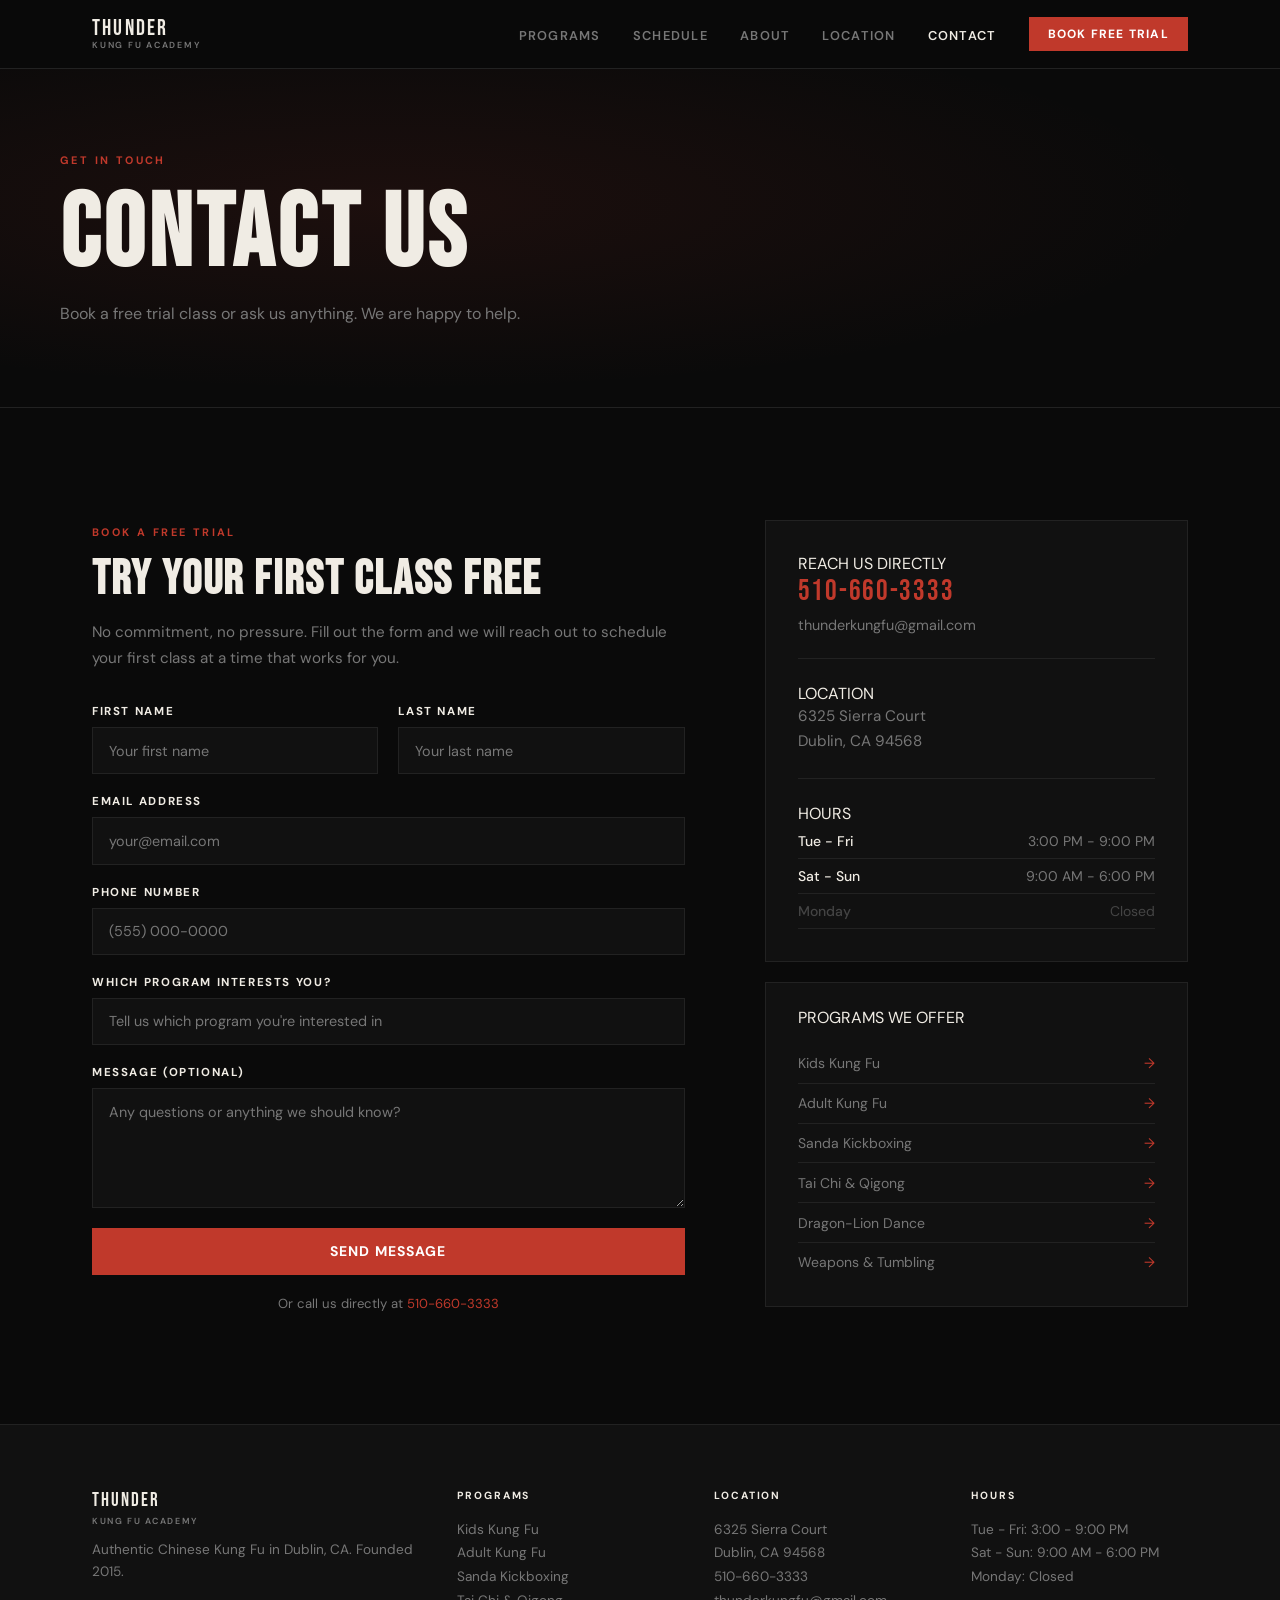
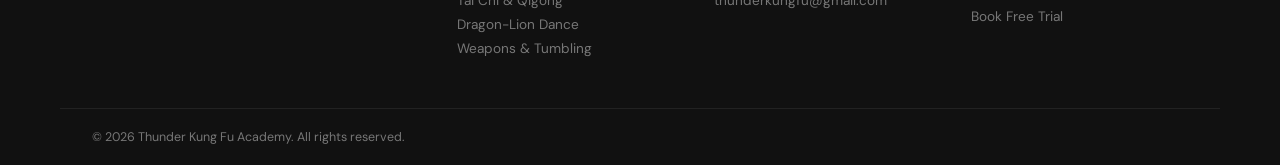
<file: contact.html>
<!DOCTYPE html>
<html lang="en">
<head>
  <meta charset="UTF-8">
  <meta name="viewport" content="width=device-width, initial-scale=1.0">
  <title>Contact | Thunder Kung Fu Academy</title>
  <meta name="description" content="Book a free trial class or get in touch with Thunder Kung Fu Academy in Dublin, CA.">
  <link rel="preconnect" href="https://fonts.googleapis.com">
  <link rel="preconnect" href="https://fonts.gstatic.com" crossorigin>
  <link href="https://fonts.googleapis.com/css2?family=Bebas+Neue&family=DM+Sans:ital,opsz,wght@0,9..40,400;0,9..40,500;0,9..40,600;0,9..40,700;1,9..40,400&display=swap" rel="stylesheet">
  <link rel="stylesheet" href="style.css">
</head>
<body>
  <nav id="navbar" class="scrolled">
    <div class="nav-container">
      <a href="index.html" class="nav-logo"><span class="logo-main">THUNDER</span><span class="logo-sub">KUNG FU ACADEMY</span></a>
      <ul class="nav-links">
        <li><a href="programs.html">Programs</a></li>
        <li><a href="schedule.html">Schedule</a></li>
        <li><a href="about.html">About</a></li>
        <li><a href="location.html">Location</a></li>
        <li><a href="contact.html" class="active">Contact</a></li>
      </ul>
      <a href="contact.html" class="nav-cta">Book Free Trial</a>
      <button class="hamburger" id="hamburger" aria-label="Open menu"><span></span><span></span><span></span></button>
    </div>
    <div class="mobile-menu" id="mobileMenu">
      <a href="programs.html">Programs</a><a href="schedule.html">Schedule</a><a href="about.html">About</a><a href="location.html">Location</a><a href="contact.html">Contact</a>
      <a href="contact.html" class="mobile-cta">Book Free Trial</a>
    </div>
  </nav>

  <section class="page-hero">
    <div class="page-hero-bg"></div>
    <div class="page-hero-content">
      <span class="eyebrow">GET IN TOUCH</span>
      <h1>Contact Us</h1>
      <p>Book a free trial class or ask us anything. We are happy to help.</p>
    </div>
  </section>

  <section class="section-pad" id="trial">
    <div class="container contact-wrap">
      <div class="contact-form-col reveal">
        <span class="eyebrow">BOOK A FREE TRIAL</span>
        <h2>Try Your First Class Free</h2>
        <p>No commitment, no pressure. Fill out the form and we will reach out to schedule your first class at a time that works for you.</p>
        <form class="contact-form" action="https://formspree.io/f/mreojqqe" method="POST">
          <div class="form-row">
            <div class="form-group">
              <label for="fname">First Name</label>
              <input type="text" id="fname" name="fname" placeholder="Your first name" required>
            </div>
            <div class="form-group">
              <label for="lname">Last Name</label>
              <input type="text" id="lname" name="lname" placeholder="Your last name" required>
            </div>
          </div>
          <div class="form-group">
            <label for="email">Email Address</label>
            <input type="email" id="email" name="email" placeholder="your@email.com" required>
          </div>
          <div class="form-group">
            <label for="phone">Phone Number</label>
            <input type="tel" id="phone" name="phone" placeholder="(555) 000-0000">
          </div>
          <div class="form-group">
            <label for="program">Which program interests you?</label>
            <input type="text" id="program" name="program" placeholder="Tell us which program you're interested in">
          </div>
          <div class="form-group">
            <label for="message">Message (Optional)</label>
            <textarea id="message" name="message" rows="4" placeholder="Any questions or anything we should know?"></textarea>
          </div>
          <button type="submit" class="btn-primary form-submit">Send Message</button>
          <p class="form-note">Or call us directly at <a href="tel:5106603333">510-660-3333</a></p>
        </form>
      </div>
      <div class="contact-info-col reveal">
        <div class="contact-card">
          <div class="acard-label">REACH US DIRECTLY</div>
          <a href="tel:5106603333" class="contact-phone">510-660-3333</a>
          <a href="mailto:thunderkungfu@gmail.com" class="contact-email">thunderkungfu@gmail.com</a>
          <div class="contact-divider"></div>
          <div class="acard-label">LOCATION</div>
          <p class="contact-addr">6325 Sierra Court<br>Dublin, CA 94568</p>
          <div class="contact-divider"></div>
          <div class="acard-label">HOURS</div>
          <div class="hour-row"><span class="day">Tue - Fri</span><span class="time">3:00 PM - 9:00 PM</span></div>
          <div class="hour-row"><span class="day">Sat - Sun</span><span class="time">9:00 AM - 6:00 PM</span></div>
          <div class="hour-row closed"><span class="day">Monday</span><span class="time">Closed</span></div>
        </div>
        <div class="contact-programs">
          <div class="acard-label" style="margin-bottom:1rem;">PROGRAMS WE OFFER</div>
          <a href="programs.html" class="cp-item">Kids Kung Fu <span>&rarr;</span></a>
          <a href="programs.html" class="cp-item">Adult Kung Fu <span>&rarr;</span></a>
          <a href="programs.html" class="cp-item">Sanda Kickboxing <span>&rarr;</span></a>
          <a href="programs.html" class="cp-item">Tai Chi & Qigong <span>&rarr;</span></a>
          <a href="programs.html" class="cp-item">Dragon-Lion Dance <span>&rarr;</span></a>
          <a href="programs.html" class="cp-item">Weapons & Tumbling <span>&rarr;</span></a>
        </div>
      </div>
    </div>
  </section>

  <footer>
    <div class="footer-grid">
      <div class="footer-brand"><span class="logo-main">THUNDER</span><span class="logo-sub">KUNG FU ACADEMY</span><p>Authentic Chinese Kung Fu in Dublin, CA. Founded 2015.</p></div>
      <div class="footer-col"><h4>Programs</h4><a href="programs.html">Kids Kung Fu</a><a href="programs.html">Adult Kung Fu</a><a href="programs.html">Sanda Kickboxing</a><a href="programs.html">Tai Chi & Qigong</a><a href="programs.html">Dragon-Lion Dance</a><a href="programs.html">Weapons & Tumbling</a></div>
      <div class="footer-col"><h4>Location</h4><p>6325 Sierra Court<br>Dublin, CA 94568</p><a href="tel:5106603333">510-660-3333</a><a href="mailto:thunderkungfu@gmail.com">thunderkungfu@gmail.com</a></div>
      <div class="footer-col"><h4>Hours</h4><p>Tue - Fri: 3:00 - 9:00 PM</p><p>Sat - Sun: 9:00 AM - 6:00 PM</p><p>Monday: Closed</p><a href="contact.html" style="margin-top:1rem;">Book Free Trial</a></div>
    </div>
    <div class="footer-bottom"><p>&copy; 2026 Thunder Kung Fu Academy. All rights reserved.</p></div>
  </footer>
  <script src="script.js"></script>
</body>
</html>
</file>
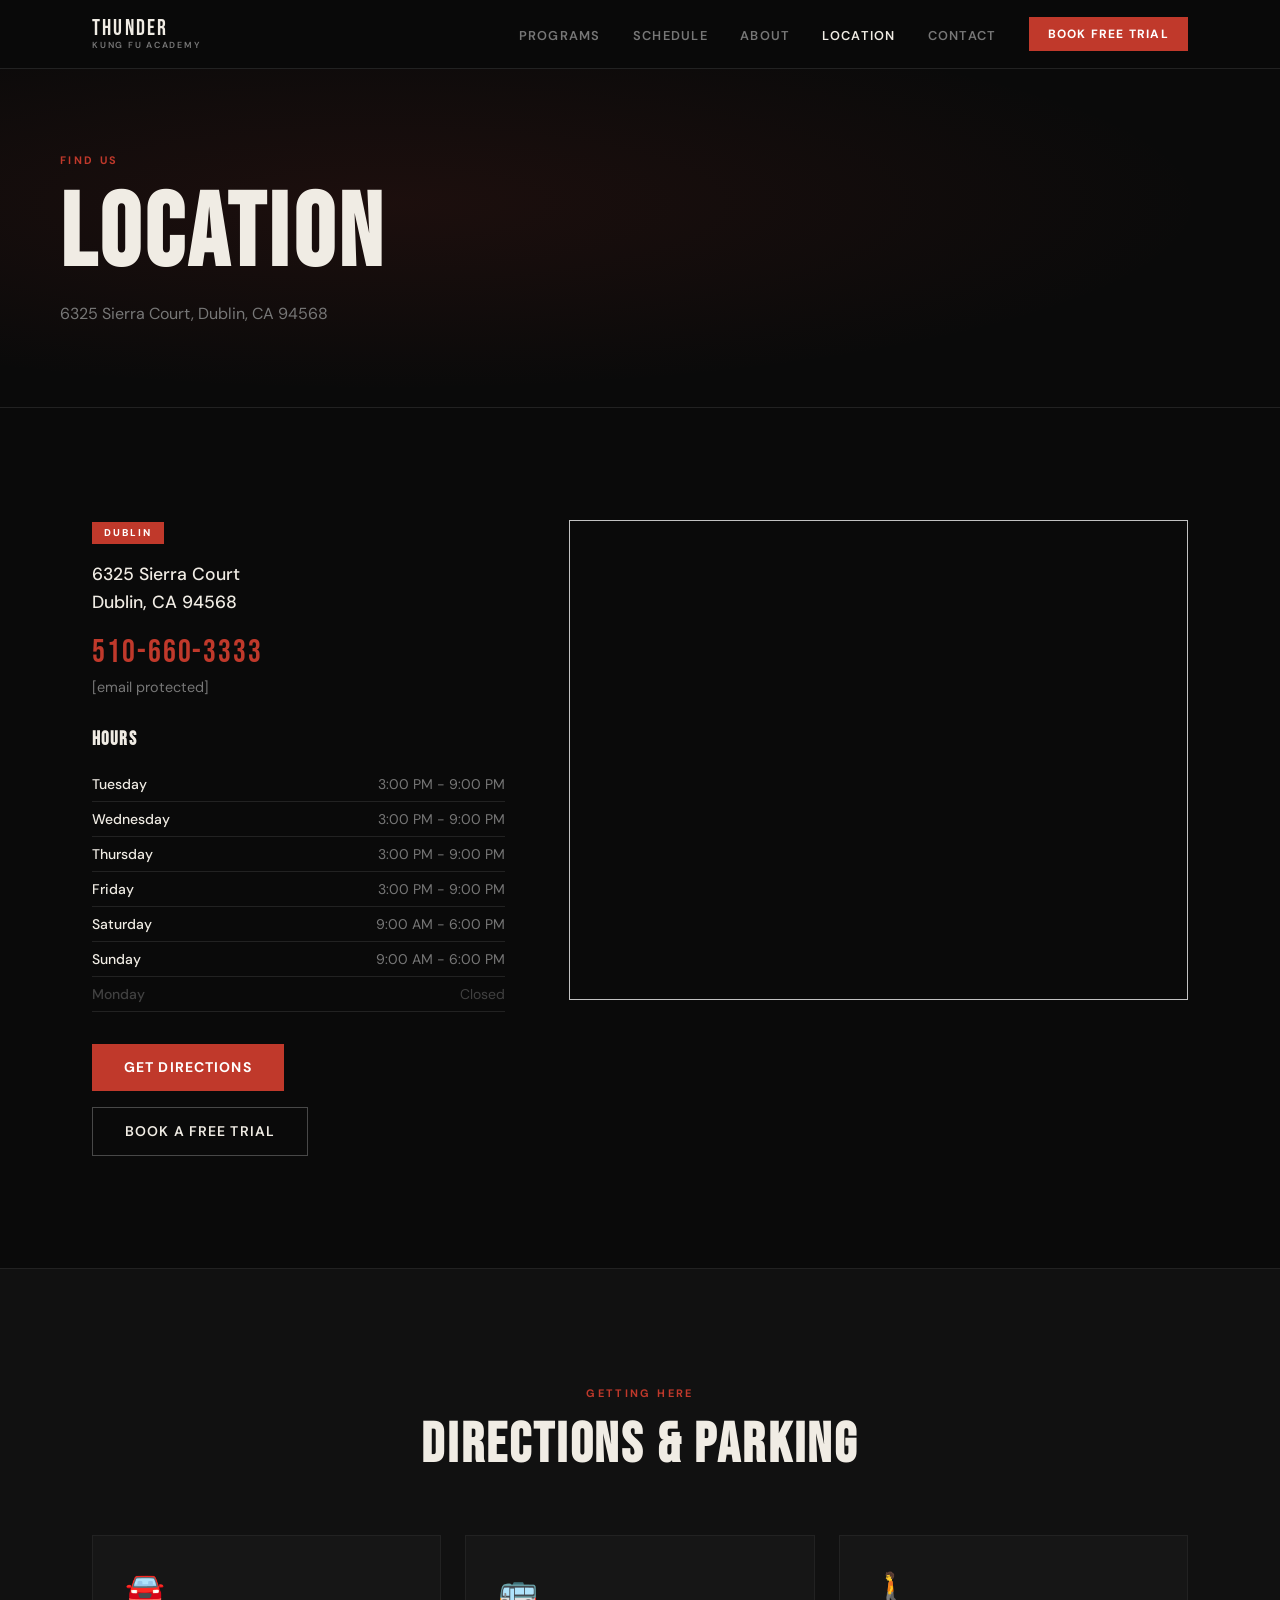
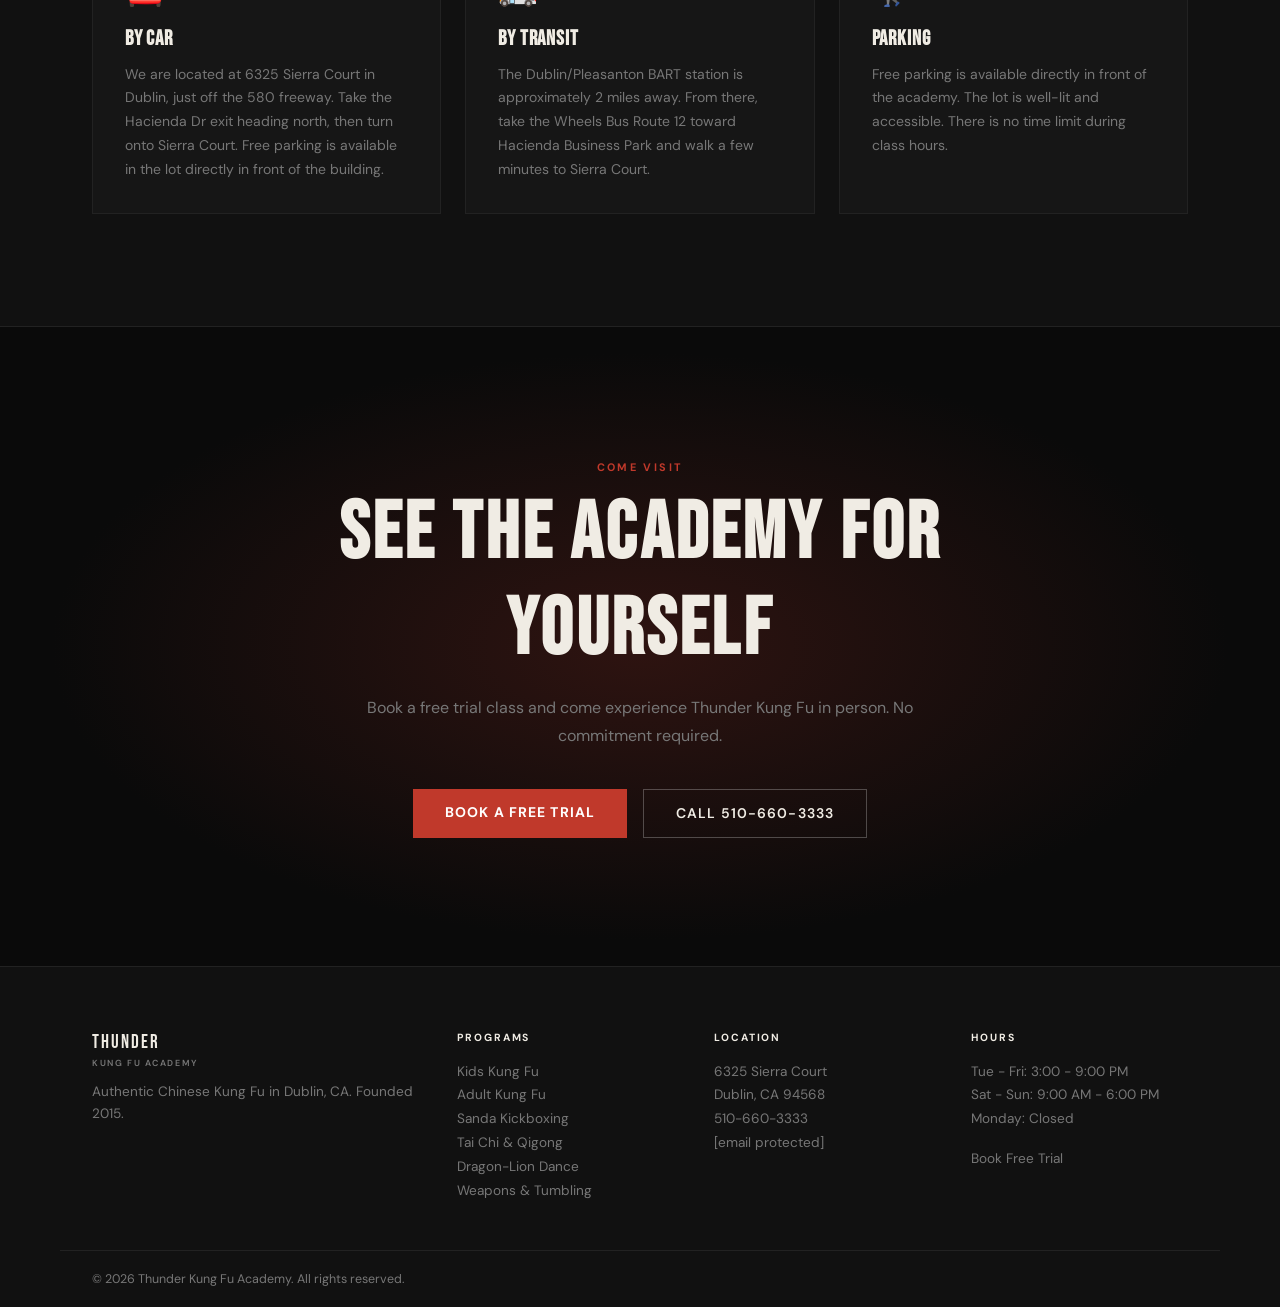
<file: location.html>
<!DOCTYPE html>
<html lang="en">
<head>
  <meta charset="UTF-8">
  <meta name="viewport" content="width=device-width, initial-scale=1.0">
  <title>Location | Thunder Kung Fu Academy</title>
  <meta name="description" content="Find Thunder Kung Fu Academy at 6325 Sierra Court, Dublin, CA 94568. Hours, directions, and contact info.">
  <link rel="preconnect" href="https://fonts.googleapis.com">
  <link rel="preconnect" href="https://fonts.gstatic.com" crossorigin>
  <link href="https://fonts.googleapis.com/css2?family=Bebas+Neue&family=DM+Sans:ital,opsz,wght@0,9..40,400;0,9..40,500;0,9..40,600;0,9..40,700;1,9..40,400&display=swap" rel="stylesheet">
  <link rel="stylesheet" href="style.css">
</head>
<body>
  <nav id="navbar" class="scrolled">
    <div class="nav-container">
      <a href="index.html" class="nav-logo"><span class="logo-main">THUNDER</span><span class="logo-sub">KUNG FU ACADEMY</span></a>
      <ul class="nav-links">
        <li><a href="programs.html">Programs</a></li>
        <li><a href="schedule.html">Schedule</a></li>
        <li><a href="about.html">About</a></li>
        <li><a href="location.html" class="active">Location</a></li>
        <li><a href="contact.html">Contact</a></li>
      </ul>
      <a href="contact.html" class="nav-cta">Book Free Trial</a>
      <button class="hamburger" id="hamburger" aria-label="Open menu"><span></span><span></span><span></span></button>
    </div>
    <div class="mobile-menu" id="mobileMenu">
      <a href="programs.html">Programs</a><a href="schedule.html">Schedule</a><a href="about.html">About</a><a href="location.html">Location</a><a href="contact.html">Contact</a>
      <a href="contact.html" class="mobile-cta">Book Free Trial</a>
    </div>
  </nav>

  <section class="page-hero">
    <div class="page-hero-bg"></div>
    <div class="page-hero-content">
      <span class="eyebrow">FIND US</span>
      <h1>Location</h1>
      <p>6325 Sierra Court, Dublin, CA 94568</p>
    </div>
  </section>

  <section class="section-pad">
    <div class="container">
      <div class="location-full-wrap">
        <div class="location-info reveal">
          <div class="loc-block">
            <div class="loc-tag">DUBLIN</div>
            <p class="loc-address-lg">6325 Sierra Court<br>Dublin, CA 94568</p>
            <a href="tel:5106603333" class="loc-phone-lg">510-660-3333</a>
            <a href="/cdn-cgi/l/email-protection#8bffe3fee5efeef9e0fee5ecedfecbece6eae2e7a5e8e4e6" class="loc-email-lg"><span class="__cf_email__" data-cfemail="cebaa6bba0aaabbca5bba0a9a8bb8ea9a3afa7a2e0ada1a3">[email&#160;protected]</span></a>
          </div>
          <div class="loc-hours-block">
            <h3>Hours</h3>
            <div class="hour-row"><span class="day">Tuesday</span><span class="time">3:00 PM - 9:00 PM</span></div>
            <div class="hour-row"><span class="day">Wednesday</span><span class="time">3:00 PM - 9:00 PM</span></div>
            <div class="hour-row"><span class="day">Thursday</span><span class="time">3:00 PM - 9:00 PM</span></div>
            <div class="hour-row"><span class="day">Friday</span><span class="time">3:00 PM - 9:00 PM</span></div>
            <div class="hour-row"><span class="day">Saturday</span><span class="time">9:00 AM - 6:00 PM</span></div>
            <div class="hour-row"><span class="day">Sunday</span><span class="time">9:00 AM - 6:00 PM</span></div>
            <div class="hour-row closed"><span class="day">Monday</span><span class="time">Closed</span></div>
          </div>
          <div class="loc-actions">
            <a href="https://maps.google.com/?q=6325+Sierra+Court+Dublin+CA+94568" target="_blank" class="btn-primary">Get Directions</a>
            <a href="contact.html" class="btn-outline">Book a Free Trial</a>
          </div>
        </div>
        <div class="location-map reveal">
          <iframe
            src="https://www.google.com/maps/embed?pb=!1m18!1m12!1m3!1d3153.1!2d-121.93!3d37.71!2m3!1f0!2f0!3f0!3m2!1i1024!2i768!4f13.1!3m3!1m2!1s0x0%3A0x0!2s6325+Sierra+Ct%2C+Dublin%2C+CA+94568!5e0!3m2!1sen!2sus!4v1"
            width="100%" height="100%" style="border:0;" allowfullscreen="" loading="lazy"
            referrerpolicy="no-referrer-when-downgrade" title="Thunder Kung Fu Academy location map">
          </iframe>
        </div>
      </div>
    </div>
  </section>

  <section class="section-pad dark-section">
    <div class="container">
      <div class="section-head reveal"><span class="eyebrow">GETTING HERE</span><h2>Directions &amp; Parking</h2></div>
      <div class="directions-grid">
        <div class="dir-card reveal">
          <div class="dir-icon">&#128664;</div>
          <h3>By Car</h3>
          <p>We are located at 6325 Sierra Court in Dublin, just off the 580 freeway. Take the Hacienda Dr exit heading north, then turn onto Sierra Court. Free parking is available in the lot directly in front of the building.</p>
        </div>
        <div class="dir-card reveal">
          <div class="dir-icon">&#128652;</div>
          <h3>By Transit</h3>
          <p>The Dublin/Pleasanton BART station is approximately 2 miles away. From there, take the Wheels Bus Route 12 toward Hacienda Business Park and walk a few minutes to Sierra Court.</p>
        </div>
        <div class="dir-card reveal">
          <div class="dir-icon">&#128694;</div>
          <h3>Parking</h3>
          <p>Free parking is available directly in front of the academy. The lot is well-lit and accessible. There is no time limit during class hours.</p>
        </div>
      </div>
    </div>
  </section>

  <section id="cta">
    <div class="trial-bg"></div>
    <div class="trial-content reveal">
      <span class="eyebrow">COME VISIT</span>
      <h2>See the Academy for Yourself</h2>
      <p>Book a free trial class and come experience Thunder Kung Fu in person. No commitment required.</p>
      <div class="trial-actions">
        <a href="contact.html" class="btn-primary">Book a Free Trial</a>
        <a href="tel:5106603333" class="btn-outline">Call 510-660-3333</a>
      </div>
    </div>
  </section>

  <footer>
    <div class="footer-grid">
      <div class="footer-brand"><span class="logo-main">THUNDER</span><span class="logo-sub">KUNG FU ACADEMY</span><p>Authentic Chinese Kung Fu in Dublin, CA. Founded 2015.</p></div>
      <div class="footer-col"><h4>Programs</h4><a href="programs.html">Kids Kung Fu</a><a href="programs.html">Adult Kung Fu</a><a href="programs.html">Sanda Kickboxing</a><a href="programs.html">Tai Chi &amp; Qigong</a><a href="programs.html">Dragon-Lion Dance</a><a href="programs.html">Weapons &amp; Tumbling</a></div>
      <div class="footer-col"><h4>Location</h4><p>6325 Sierra Court<br>Dublin, CA 94568</p><a href="tel:5106603333">510-660-3333</a><a href="/cdn-cgi/l/email-protection#95e1fde0fbf1f0e7fee0fbf2f3e0d5f2f8f4fcf9bbf6faf8"><span class="__cf_email__" data-cfemail="dda9b5a8b3b9b8afb6a8b3babba89dbab0bcb4b1f3beb2b0">[email&#160;protected]</span></a></div>
      <div class="footer-col"><h4>Hours</h4><p>Tue - Fri: 3:00 - 9:00 PM</p><p>Sat - Sun: 9:00 AM - 6:00 PM</p><p>Monday: Closed</p><a href="contact.html" style="margin-top:1rem;">Book Free Trial</a></div>
    </div>
    <div class="footer-bottom"><p>&copy; 2026 Thunder Kung Fu Academy. All rights reserved.</p></div>
  </footer>
  <script src="script.js"></script>
</body>
</html>
</file>
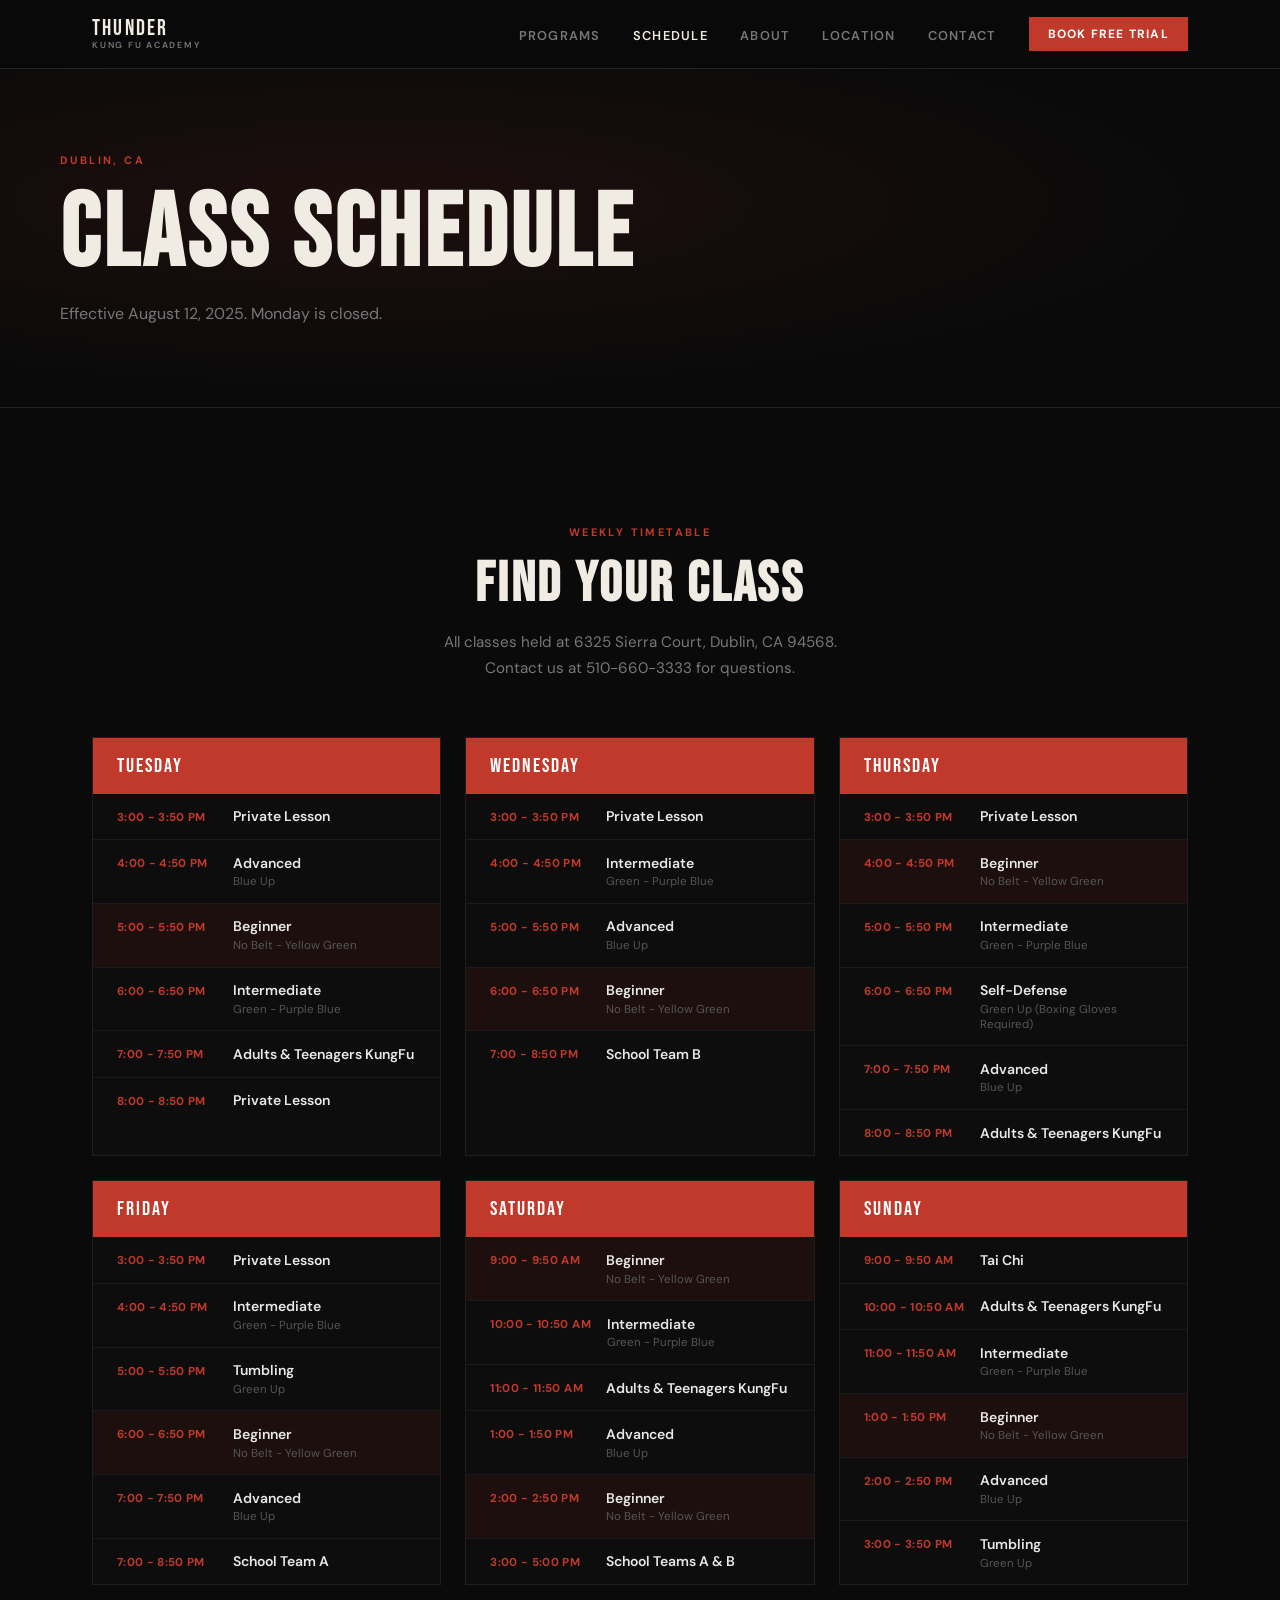
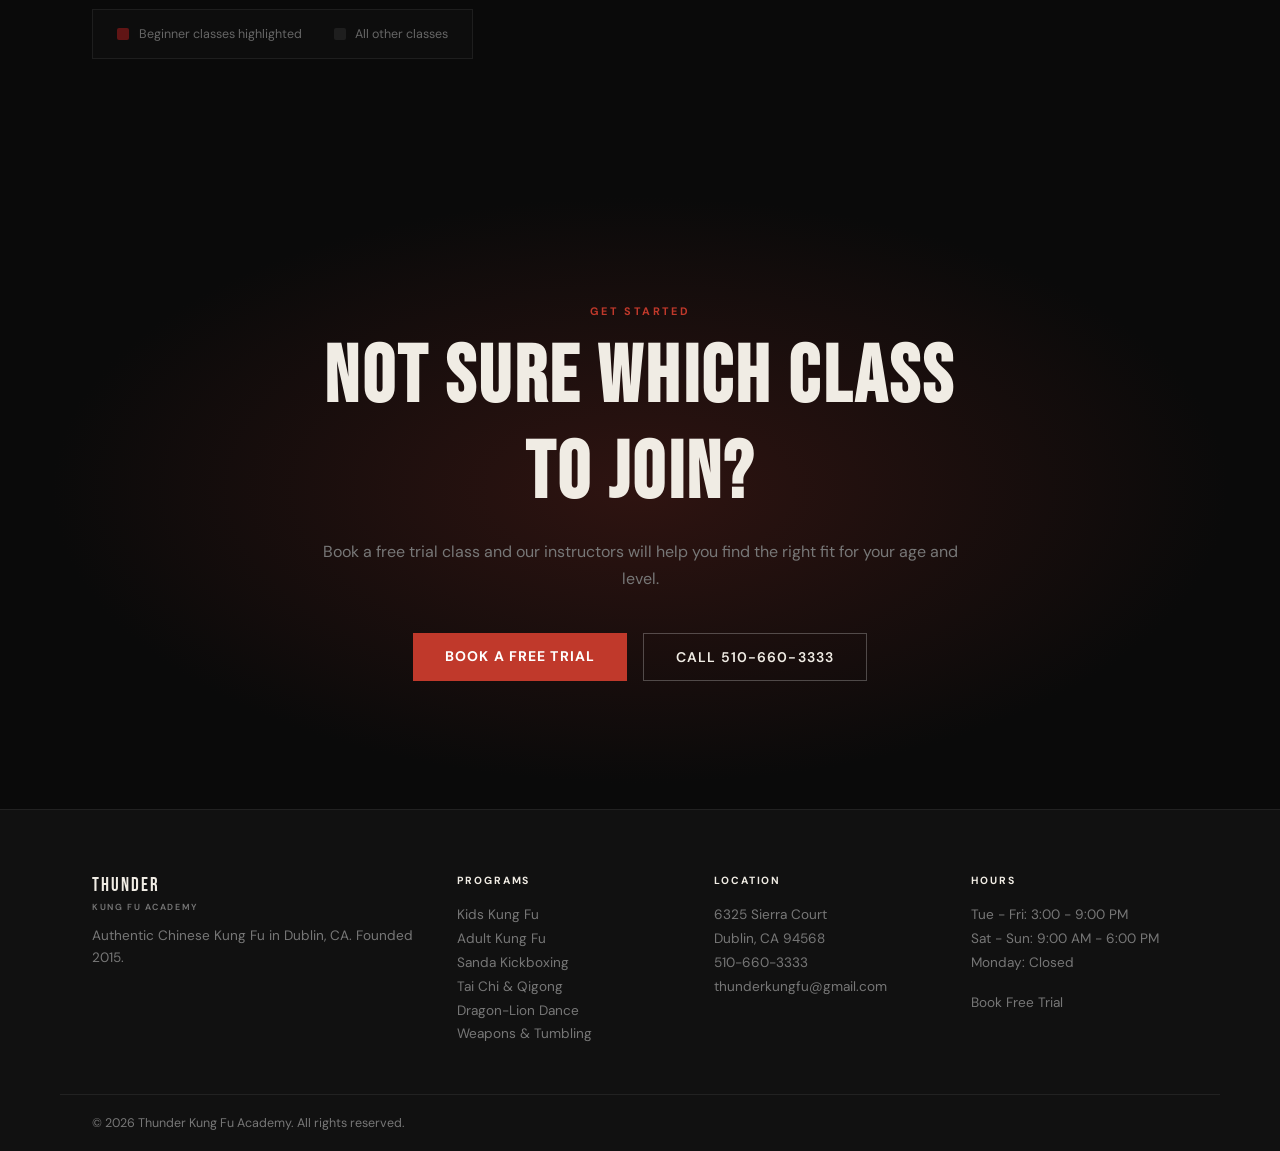
<file: schedule.html>
<!DOCTYPE html>
<html lang="en">
<head>
  <meta charset="UTF-8">
  <meta name="viewport" content="width=device-width, initial-scale=1.0">
  <title>Class Schedule | Thunder Kung Fu Academy</title>
  <meta name="description" content="View the weekly class schedule at Thunder Kung Fu Academy in Dublin, CA. Classes for all levels, kids through adults, Tuesday through Sunday.">
  <link rel="preconnect" href="https://fonts.googleapis.com">
  <link rel="preconnect" href="https://fonts.gstatic.com" crossorigin>
  <link href="https://fonts.googleapis.com/css2?family=Bebas+Neue&family=DM+Sans:ital,opsz,wght@0,9..40,400;0,9..40,500;0,9..40,600;0,9..40,700;1,9..40,400&display=swap" rel="stylesheet">
  <link rel="stylesheet" href="style.css">
</head>
<body>
  <nav id="navbar" class="scrolled">
    <div class="nav-container">
      <a href="index.html" class="nav-logo"><span class="logo-main">THUNDER</span><span class="logo-sub">KUNG FU ACADEMY</span></a>
      <ul class="nav-links">
        <li><a href="programs.html">Programs</a></li>
        <li><a href="schedule.html" class="active">Schedule</a></li>
        <li><a href="about.html">About</a></li>
        <li><a href="location.html">Location</a></li>
        <li><a href="contact.html">Contact</a></li>
      </ul>
      <a href="contact.html" class="nav-cta">Book Free Trial</a>
      <button class="hamburger" id="hamburger" aria-label="Open menu"><span></span><span></span><span></span></button>
    </div>
    <div class="mobile-menu" id="mobileMenu">
      <a href="programs.html">Programs</a>
      <a href="schedule.html">Schedule</a>
      <a href="about.html">About</a>
      <a href="location.html">Location</a>
      <a href="contact.html">Contact</a>
      <a href="contact.html" class="mobile-cta">Book Free Trial</a>
    </div>
  </nav>

  <section class="page-hero">
    <div class="page-hero-bg"></div>
    <div class="page-hero-content">
      <span class="eyebrow">DUBLIN, CA</span>
      <h1>Class Schedule</h1>
      <p>Effective August 12, 2025. Monday is closed.</p>
    </div>
  </section>

  <section class="section-pad">
    <div class="container">

      <div class="section-head reveal">
        <span class="eyebrow">WEEKLY TIMETABLE</span>
        <h2>Find Your Class</h2>
        <p>All classes held at 6325 Sierra Court, Dublin, CA 94568. Contact us at 510-660-3333 for questions.</p>
      </div>

      <!-- SCHEDULE GRID -->
      <div class="full-schedule reveal">

        <div class="sched-day-block">
          <div class="sched-day-title">Tuesday</div>
          <div class="sched-row"><div class="sched-time">3:00 - 3:50 PM</div><div class="sched-info"><span class="sched-name">Private Lesson</span></div></div>
          <div class="sched-row"><div class="sched-time">4:00 - 4:50 PM</div><div class="sched-info"><span class="sched-name">Advanced</span><span class="sched-level">Blue Up</span></div></div>
          <div class="sched-row sched-beginner"><div class="sched-time">5:00 - 5:50 PM</div><div class="sched-info"><span class="sched-name">Beginner</span><span class="sched-level">No Belt - Yellow Green</span></div></div>
          <div class="sched-row"><div class="sched-time">6:00 - 6:50 PM</div><div class="sched-info"><span class="sched-name">Intermediate</span><span class="sched-level">Green - Purple Blue</span></div></div>
          <div class="sched-row"><div class="sched-time">7:00 - 7:50 PM</div><div class="sched-info"><span class="sched-name">Adults &amp; Teenagers KungFu</span></div></div>
          <div class="sched-row"><div class="sched-time">8:00 - 8:50 PM</div><div class="sched-info"><span class="sched-name">Private Lesson</span></div></div>
        </div>

        <div class="sched-day-block">
          <div class="sched-day-title">Wednesday</div>
          <div class="sched-row"><div class="sched-time">3:00 - 3:50 PM</div><div class="sched-info"><span class="sched-name">Private Lesson</span></div></div>
          <div class="sched-row"><div class="sched-time">4:00 - 4:50 PM</div><div class="sched-info"><span class="sched-name">Intermediate</span><span class="sched-level">Green - Purple Blue</span></div></div>
          <div class="sched-row"><div class="sched-time">5:00 - 5:50 PM</div><div class="sched-info"><span class="sched-name">Advanced</span><span class="sched-level">Blue Up</span></div></div>
          <div class="sched-row sched-beginner"><div class="sched-time">6:00 - 6:50 PM</div><div class="sched-info"><span class="sched-name">Beginner</span><span class="sched-level">No Belt - Yellow Green</span></div></div>
          <div class="sched-row"><div class="sched-time">7:00 - 8:50 PM</div><div class="sched-info"><span class="sched-name">School Team B</span></div></div>
        </div>

        <div class="sched-day-block">
          <div class="sched-day-title">Thursday</div>
          <div class="sched-row"><div class="sched-time">3:00 - 3:50 PM</div><div class="sched-info"><span class="sched-name">Private Lesson</span></div></div>
          <div class="sched-row sched-beginner"><div class="sched-time">4:00 - 4:50 PM</div><div class="sched-info"><span class="sched-name">Beginner</span><span class="sched-level">No Belt - Yellow Green</span></div></div>
          <div class="sched-row"><div class="sched-time">5:00 - 5:50 PM</div><div class="sched-info"><span class="sched-name">Intermediate</span><span class="sched-level">Green - Purple Blue</span></div></div>
          <div class="sched-row"><div class="sched-time">6:00 - 6:50 PM</div><div class="sched-info"><span class="sched-name">Self-Defense</span><span class="sched-level">Green Up (Boxing Gloves Required)</span></div></div>
          <div class="sched-row"><div class="sched-time">7:00 - 7:50 PM</div><div class="sched-info"><span class="sched-name">Advanced</span><span class="sched-level">Blue Up</span></div></div>
          <div class="sched-row"><div class="sched-time">8:00 - 8:50 PM</div><div class="sched-info"><span class="sched-name">Adults &amp; Teenagers KungFu</span></div></div>
        </div>

        <div class="sched-day-block">
          <div class="sched-day-title">Friday</div>
          <div class="sched-row"><div class="sched-time">3:00 - 3:50 PM</div><div class="sched-info"><span class="sched-name">Private Lesson</span></div></div>
          <div class="sched-row"><div class="sched-time">4:00 - 4:50 PM</div><div class="sched-info"><span class="sched-name">Intermediate</span><span class="sched-level">Green - Purple Blue</span></div></div>
          <div class="sched-row"><div class="sched-time">5:00 - 5:50 PM</div><div class="sched-info"><span class="sched-name">Tumbling</span><span class="sched-level">Green Up</span></div></div>
          <div class="sched-row sched-beginner"><div class="sched-time">6:00 - 6:50 PM</div><div class="sched-info"><span class="sched-name">Beginner</span><span class="sched-level">No Belt - Yellow Green</span></div></div>
          <div class="sched-row"><div class="sched-time">7:00 - 7:50 PM</div><div class="sched-info"><span class="sched-name">Advanced</span><span class="sched-level">Blue Up</span></div></div>
          <div class="sched-row"><div class="sched-time">7:00 - 8:50 PM</div><div class="sched-info"><span class="sched-name">School Team A</span></div></div>
        </div>

        <div class="sched-day-block">
          <div class="sched-day-title">Saturday</div>
          <div class="sched-row sched-beginner"><div class="sched-time">9:00 - 9:50 AM</div><div class="sched-info"><span class="sched-name">Beginner</span><span class="sched-level">No Belt - Yellow Green</span></div></div>
          <div class="sched-row"><div class="sched-time">10:00 - 10:50 AM</div><div class="sched-info"><span class="sched-name">Intermediate</span><span class="sched-level">Green - Purple Blue</span></div></div>
          <div class="sched-row"><div class="sched-time">11:00 - 11:50 AM</div><div class="sched-info"><span class="sched-name">Adults &amp; Teenagers KungFu</span></div></div>
          <div class="sched-row"><div class="sched-time">1:00 - 1:50 PM</div><div class="sched-info"><span class="sched-name">Advanced</span><span class="sched-level">Blue Up</span></div></div>
          <div class="sched-row sched-beginner"><div class="sched-time">2:00 - 2:50 PM</div><div class="sched-info"><span class="sched-name">Beginner</span><span class="sched-level">No Belt - Yellow Green</span></div></div>
          <div class="sched-row"><div class="sched-time">3:00 - 5:00 PM</div><div class="sched-info"><span class="sched-name">School Teams A &amp; B</span></div></div>
        </div>

        <div class="sched-day-block">
          <div class="sched-day-title">Sunday</div>
          <div class="sched-row"><div class="sched-time">9:00 - 9:50 AM</div><div class="sched-info"><span class="sched-name">Tai Chi</span></div></div>
          <div class="sched-row"><div class="sched-time">10:00 - 10:50 AM</div><div class="sched-info"><span class="sched-name">Adults &amp; Teenagers KungFu</span></div></div>
          <div class="sched-row"><div class="sched-time">11:00 - 11:50 AM</div><div class="sched-info"><span class="sched-name">Intermediate</span><span class="sched-level">Green - Purple Blue</span></div></div>
          <div class="sched-row sched-beginner"><div class="sched-time">1:00 - 1:50 PM</div><div class="sched-info"><span class="sched-name">Beginner</span><span class="sched-level">No Belt - Yellow Green</span></div></div>
          <div class="sched-row"><div class="sched-time">2:00 - 2:50 PM</div><div class="sched-info"><span class="sched-name">Advanced</span><span class="sched-level">Blue Up</span></div></div>
          <div class="sched-row"><div class="sched-time">3:00 - 3:50 PM</div><div class="sched-info"><span class="sched-name">Tumbling</span><span class="sched-level">Green Up</span></div></div>
        </div>

      </div>

      <!-- LEGEND -->
      <div class="sched-legend reveal">
        <div class="legend-item"><span class="legend-dot beginner-dot"></span>Beginner classes highlighted</div>
        <div class="legend-item"><span class="legend-dot"></span>All other classes</div>
      </div>

    </div>
  </section>

  <section id="cta">
    <div class="trial-bg"></div>
    <div class="trial-content reveal">
      <span class="eyebrow">GET STARTED</span>
      <h2>Not Sure Which Class to Join?</h2>
      <p>Book a free trial class and our instructors will help you find the right fit for your age and level.</p>
      <div class="trial-actions">
        <a href="contact.html" class="btn-primary">Book a Free Trial</a>
        <a href="tel:5106603333" class="btn-outline">Call 510-660-3333</a>
      </div>
    </div>
  </section>

  <footer>
    <div class="footer-grid">
      <div class="footer-brand"><span class="logo-main">THUNDER</span><span class="logo-sub">KUNG FU ACADEMY</span><p>Authentic Chinese Kung Fu in Dublin, CA. Founded 2015.</p></div>
      <div class="footer-col"><h4>Programs</h4><a href="programs.html">Kids Kung Fu</a><a href="programs.html">Adult Kung Fu</a><a href="programs.html">Sanda Kickboxing</a><a href="programs.html">Tai Chi &amp; Qigong</a><a href="programs.html">Dragon-Lion Dance</a><a href="programs.html">Weapons &amp; Tumbling</a></div>
      <div class="footer-col"><h4>Location</h4><p>6325 Sierra Court<br>Dublin, CA 94568</p><a href="tel:5106603333">510-660-3333</a><a href="mailto:thunderkungfu@gmail.com">thunderkungfu@gmail.com</a></div>
      <div class="footer-col"><h4>Hours</h4><p>Tue - Fri: 3:00 - 9:00 PM</p><p>Sat - Sun: 9:00 AM - 6:00 PM</p><p>Monday: Closed</p><a href="contact.html" style="margin-top:1rem;">Book Free Trial</a></div>
    </div>
    <div class="footer-bottom"><p>&copy; 2026 Thunder Kung Fu Academy. All rights reserved.</p></div>
  </footer>
  <script src="script.js"></script>
</body>
</html>
</file>
<file: style.css>
/* =========================================
   THUNDER KUNG FU ACADEMY - MULTI-PAGE SITE
   ========================================= */

:root {
  --bg: #0a0a0a;
  --surface: #111;
  --surface2: #161616;
  --accent: #c0392b;
  --accent2: #e74c3c;
  --text: #f0ece4;
  --muted: #777;
  --border: #222;
  --font-display: 'Bebas Neue', sans-serif;
  --font-body: 'DM Sans', sans-serif;
  --nav-h: 68px;
}

* { box-sizing: border-box; margin: 0; padding: 0; }
html { scroll-behavior: smooth; }

body {
  font-family: var(--font-body);
  background: var(--bg);
  color: var(--text);
  overflow-x: hidden;
}

img { display: block; width: 100%; height: 100%; object-fit: cover; }

.container { max-width: 1160px; margin: 0 auto; padding: 0 2rem; }
.section-pad { padding: 7rem 0; }
.dark-section { background: var(--surface); border-top: 1px solid var(--border); border-bottom: 1px solid var(--border); }
.mt-1 { margin-top: 1rem; }
.mt-2 { margin-top: 2rem; }

/* NAV */
#navbar {
  position: fixed;
  top: 0; left: 0; right: 0;
  z-index: 100;
  background: transparent;
  border-bottom: 1px solid transparent;
  transition: background 0.3s, border-color 0.3s;
}

#navbar.scrolled {
  background: rgba(10,10,10,0.97);
  border-color: var(--border);
  backdrop-filter: blur(10px);
}

.nav-container {
  max-width: 1160px;
  margin: 0 auto;
  padding: 0 2rem;
  height: var(--nav-h);
  display: flex;
  align-items: center;
  gap: 2rem;
}

.nav-logo { text-decoration: none; display: flex; flex-direction: column; line-height: 1.1; }

.logo-main { font-family: var(--font-display); font-size: 1.4rem; letter-spacing: 0.1em; color: var(--text); }
.logo-sub { font-size: 0.55rem; font-weight: 600; letter-spacing: 0.2em; color: var(--muted); text-transform: uppercase; }

.nav-links { display: flex; list-style: none; gap: 2rem; margin-left: auto; }

.nav-links a {
  text-decoration: none;
  font-size: 0.8rem;
  font-weight: 600;
  color: var(--muted);
  letter-spacing: 0.1em;
  text-transform: uppercase;
  transition: color 0.2s;
}

.nav-links a:hover,
.nav-links a.active { color: var(--text); }

.nav-cta {
  text-decoration: none;
  background: var(--accent);
  color: #fff;
  font-size: 0.75rem;
  font-weight: 700;
  letter-spacing: 0.1em;
  text-transform: uppercase;
  padding: 0.55rem 1.2rem;
  transition: background 0.2s;
  white-space: nowrap;
}

.nav-cta:hover { background: var(--accent2); }

.hamburger {
  display: none;
  flex-direction: column;
  gap: 5px;
  background: none;
  border: none;
  cursor: pointer;
  padding: 6px;
  margin-left: auto;
}

.hamburger span {
  display: block;
  width: 24px;
  height: 2px;
  background: var(--text);
  border-radius: 2px;
  transition: transform 0.3s, opacity 0.3s;
}

.mobile-menu {
  display: none;
  flex-direction: column;
  background: var(--surface);
  border-top: 1px solid var(--border);
  padding: 1rem 1.5rem 1.5rem;
}

.mobile-menu.open { display: flex; }

.mobile-menu a {
  text-decoration: none;
  color: var(--text);
  font-size: 1.1rem;
  font-weight: 600;
  padding: 0.9rem 0;
  border-bottom: 1px solid var(--border);
  letter-spacing: 0.05em;
  text-transform: uppercase;
}

.mobile-cta { color: var(--accent) !important; border-bottom: none !important; margin-top: 0.5rem; }

/* HOME HERO */
#hero {
  position: relative;
  min-height: 100vh;
  display: flex;
  align-items: center;
  padding-top: var(--nav-h);
  overflow: hidden;
}

.hero-img-wrap { position: absolute; inset: 0; z-index: 0; }

.hero-img {
  width: 100%;
  height: 100%;
  object-fit: cover;
  object-position: center;
  filter: grayscale(25%);
}

.hero-img-overlay {
  position: absolute;
  inset: 0;
  background: linear-gradient(to right, rgba(10,10,10,0.93) 45%, rgba(10,10,10,0.4) 100%);
}

.hero-content {
  position: relative;
  z-index: 2;
  max-width: 1160px;
  margin: 0 auto;
  padding: 4rem 2rem;
  width: 100%;
}

.hero-eyebrow {
  font-size: 0.72rem;
  font-weight: 600;
  letter-spacing: 0.25em;
  text-transform: uppercase;
  color: var(--accent);
  margin-bottom: 1.25rem;
  display: flex;
  align-items: center;
  gap: 0.75rem;
}

.hero-eyebrow::before { content: ''; display: inline-block; width: 28px; height: 1px; background: var(--accent); }

.hero-title {
  font-family: var(--font-display);
  font-size: clamp(4rem, 11vw, 10rem);
  line-height: 0.9;
  letter-spacing: 0.02em;
  color: var(--text);
  margin-bottom: 1.5rem;
  display: flex;
  flex-direction: column;
}

.hero-title span { display: block; }

.hero-sub {
  font-size: clamp(0.95rem, 2vw, 1.1rem);
  line-height: 1.75;
  color: rgba(240,236,228,0.75);
  max-width: 520px;
  margin-bottom: 2.5rem;
}

.hero-btns { display: flex; gap: 1rem; flex-wrap: wrap; }

.btn-primary {
  display: inline-block;
  background: var(--accent);
  color: #fff;
  text-decoration: none;
  font-weight: 700;
  font-size: 0.875rem;
  letter-spacing: 0.08em;
  text-transform: uppercase;
  padding: 0.9rem 2rem;
  transition: background 0.2s, transform 0.2s;
}

.btn-primary:hover { background: var(--accent2); transform: translateY(-2px); }

.btn-outline {
  display: inline-block;
  border: 1.5px solid rgba(255,255,255,0.25);
  color: var(--text);
  text-decoration: none;
  font-weight: 600;
  font-size: 0.875rem;
  letter-spacing: 0.08em;
  text-transform: uppercase;
  padding: 0.9rem 2rem;
  transition: border-color 0.2s;
}

.btn-outline:hover { border-color: var(--text); }

.hero-scroll {
  position: absolute;
  bottom: 2rem;
  right: 2rem;
  display: flex;
  flex-direction: column;
  align-items: center;
  gap: 0.5rem;
  z-index: 2;
}

.hero-scroll span { font-size: 0.6rem; font-weight: 700; letter-spacing: 0.2em; color: var(--muted); text-transform: uppercase; writing-mode: vertical-rl; }
.scroll-bar { width: 1px; height: 48px; background: linear-gradient(to bottom, var(--accent), transparent); }

/* INNER PAGE HERO */
.page-hero {
  position: relative;
  padding: calc(var(--nav-h) + 5rem) 2rem 5rem;
  background: var(--bg);
  border-bottom: 1px solid var(--border);
  overflow: hidden;
}

.page-hero-bg {
  position: absolute;
  inset: 0;
  background: radial-gradient(ellipse at 30% 50%, rgba(192,57,43,0.1) 0%, transparent 65%);
}

.page-hero-content { position: relative; z-index: 1; max-width: 1160px; margin: 0 auto; }

.page-hero-content h1 {
  font-family: var(--font-display);
  font-size: clamp(3rem, 8vw, 7rem);
  letter-spacing: 0.04em;
  line-height: 0.95;
  color: var(--text);
  margin: 0.5rem 0 1rem;
}

.page-hero-content p { font-size: 1rem; color: var(--muted); line-height: 1.7; max-width: 540px; }

/* SHARED */
.eyebrow { display: inline-block; font-size: 0.68rem; font-weight: 700; letter-spacing: 0.22em; text-transform: uppercase; color: var(--accent); margin-bottom: 0.75rem; }

.section-head { text-align: center; margin-bottom: 3.5rem; }
.section-head h2 { font-family: var(--font-display); font-size: clamp(2.2rem, 5vw, 3.5rem); letter-spacing: 0.05em; color: var(--text); margin-bottom: 0.75rem; }
.section-head p { font-size: 0.95rem; color: var(--muted); max-width: 440px; margin: 0 auto; line-height: 1.65; }

.section-cta { text-align: center; margin-top: 3rem; }

.check { width: 20px; height: 20px; background: var(--accent); color: #fff; border-radius: 50%; display: flex; align-items: center; justify-content: center; font-size: 0.6rem; font-weight: 700; flex-shrink: 0; }
.check-item { display: flex; align-items: center; gap: 0.75rem; font-size: 0.9rem; font-weight: 500; color: var(--text); }
.checklist { display: flex; flex-direction: column; gap: 0.65rem; }

.hour-row { display: flex; justify-content: space-between; font-size: 0.875rem; padding: 0.5rem 0; border-bottom: 1px solid var(--border); }
.day { color: var(--text); font-weight: 500; }
.time { color: var(--muted); }
.hour-row.closed .day, .hour-row.closed .time { color: var(--muted); opacity: 0.5; }

/* STATS */
#stats { background: var(--surface); border-top: 1px solid var(--border); border-bottom: 1px solid var(--border); padding: 2.5rem 2rem; }
.stats-wrap { max-width: 1160px; margin: 0 auto; display: flex; align-items: center; justify-content: center; }
.stat { flex: 1; text-align: center; padding: 0 2rem; }
.stat-row { display: flex; align-items: baseline; justify-content: center; gap: 0.1rem; }
.stat-num { font-family: var(--font-display); font-size: clamp(2.5rem, 5vw, 4rem); color: var(--text); line-height: 1; }
.stat-plus { font-family: var(--font-display); font-size: 2rem; color: var(--accent); }
.stat-text { font-family: var(--font-display); font-size: clamp(2rem, 4vw, 3.5rem); color: var(--text); line-height: 1; }
.stat-label { font-size: 0.7rem; font-weight: 600; letter-spacing: 0.15em; text-transform: uppercase; color: var(--muted); margin-top: 0.4rem; }
.stat-divider { width: 1px; height: 48px; background: var(--border); flex-shrink: 0; }

/* HOME PROGRAMS GRID */
.programs-grid { display: grid; grid-template-columns: repeat(3, 1fr); gap: 1px; background: var(--border); border: 1px solid var(--border); }

.pcard { background: var(--surface); display: flex; flex-direction: column; position: relative; overflow: hidden; transition: background 0.2s; }

.pcard::before { content: ''; position: absolute; top: 0; left: 0; width: 3px; height: 100%; background: var(--accent); transform: scaleY(0); transform-origin: bottom; transition: transform 0.3s ease; z-index: 1; }

.pcard:hover { background: var(--surface2); }
.pcard:hover::before { transform: scaleY(1); }

.pcard-img-wrap { width: 100%; height: 200px; overflow: hidden; background: var(--border); flex-shrink: 0; }
.pcard-img-wrap img { width: 100%; height: 100%; object-fit: cover; filter: grayscale(20%); transition: transform 0.4s ease; }
.pcard:hover .pcard-img-wrap img { transform: scale(1.04); }

.pcard-tag { display: inline-block; font-size: 0.62rem; font-weight: 700; letter-spacing: 0.14em; text-transform: uppercase; color: var(--accent); margin: 1.5rem 2rem 0.5rem; }
.pcard h3 { font-family: var(--font-display); font-size: 1.4rem; letter-spacing: 0.04em; color: var(--text); margin: 0 2rem 0.6rem; }
.pcard p { font-size: 0.875rem; line-height: 1.65; color: var(--muted); margin: 0 2rem 1.25rem; flex: 1; }
.pcard-link { font-size: 0.78rem; font-weight: 700; letter-spacing: 0.08em; text-transform: uppercase; color: var(--accent); text-decoration: none; margin: 0 2rem 2rem; display: inline-block; transition: letter-spacing 0.2s; }
.pcard-link:hover { letter-spacing: 0.14em; }

/* HOME ABOUT PREVIEW */
.about-preview-wrap { display: grid; grid-template-columns: 1fr 1.1fr; gap: 5rem; align-items: center; }
.about-preview-img { height: 500px; overflow: hidden; border: 1px solid var(--border); }
.about-preview-img img { width: 100%; height: 100%; object-fit: cover; filter: grayscale(15%); transition: transform 0.5s ease; }
.about-preview-img:hover img { transform: scale(1.03); }
.about-preview-text h2 { font-family: var(--font-display); font-size: clamp(2rem, 4vw, 3rem); letter-spacing: 0.04em; color: var(--text); margin-bottom: 1rem; }
.about-preview-text p { font-size: 0.95rem; line-height: 1.75; color: var(--muted); }

/* GALLERY STRIP */
.gallery-strip { display: grid; grid-template-columns: repeat(5, 1fr); height: 280px; gap: 2px; background: var(--border); }
.gstrip-item { overflow: hidden; background: var(--surface2); }
.gstrip-item img { width: 100%; height: 100%; object-fit: cover; filter: grayscale(30%); transition: transform 0.5s ease, filter 0.3s ease; }
.gstrip-item:hover img { transform: scale(1.06); filter: grayscale(0%); }

/* CTA */
#cta { position: relative; padding: 8rem 2rem; text-align: center; overflow: hidden; }
.trial-bg { position: absolute; inset: 0; background: radial-gradient(ellipse at center, rgba(192,57,43,0.2) 0%, #0a0a0a 65%); }
.trial-content { position: relative; z-index: 1; max-width: 640px; margin: 0 auto; }
.trial-content .eyebrow { margin-bottom: 0.75rem; }
.trial-content h2 { font-family: var(--font-display); font-size: clamp(2.5rem, 7vw, 5rem); letter-spacing: 0.04em; color: var(--text); margin-bottom: 1rem; }
.trial-content p { font-size: 1rem; color: var(--muted); line-height: 1.7; margin-bottom: 2.5rem; }
.trial-actions { display: flex; gap: 1rem; justify-content: center; flex-wrap: wrap; }

/* FOOTER */
footer { background: var(--surface); border-top: 1px solid var(--border); padding: 4rem 0 0; }
.footer-grid { max-width: 1160px; margin: 0 auto; padding: 0 2rem 3rem; display: grid; grid-template-columns: 1.5fr 1fr 1fr 1fr; gap: 2.5rem; }
.footer-brand .logo-main { display: block; font-family: var(--font-display); font-size: 1.2rem; letter-spacing: 0.1em; margin-bottom: 0.2rem; }
.footer-brand .logo-sub { display: block; font-size: 0.55rem; font-weight: 600; letter-spacing: 0.18em; color: var(--muted); text-transform: uppercase; margin-bottom: 0.75rem; }
.footer-brand p { font-size: 0.85rem; color: var(--muted); line-height: 1.65; }
.footer-col h4 { font-size: 0.65rem; font-weight: 700; letter-spacing: 0.18em; text-transform: uppercase; color: var(--text); margin-bottom: 1rem; }
.footer-col a, .footer-col p { display: block; font-size: 0.85rem; color: var(--muted); text-decoration: none; line-height: 1.75; transition: color 0.2s; }
.footer-col a:hover { color: var(--text); }
.footer-bottom { border-top: 1px solid var(--border); padding: 1.25rem 2rem; max-width: 1160px; margin: 0 auto; font-size: 0.78rem; color: var(--muted); }

/* PROGRAMS PAGE */
.program-block { display: grid; grid-template-columns: 1fr 1fr; gap: 5rem; align-items: center; padding: 4rem 0; }
.program-block.reverse { direction: rtl; }
.program-block.reverse > * { direction: ltr; }
.program-img { height: 420px; overflow: hidden; border: 1px solid var(--border); }
.program-img img { width: 100%; height: 100%; object-fit: cover; filter: grayscale(15%); transition: transform 0.5s ease; }
.program-img:hover img { transform: scale(1.03); }
.program-text h2 { font-family: var(--font-display); font-size: clamp(2rem, 4vw, 3rem); letter-spacing: 0.04em; color: var(--text); margin: 0.5rem 0 1rem; }
.program-text p { font-size: 0.95rem; line-height: 1.75; color: var(--muted); }
.program-details { display: flex; gap: 2rem; margin: 1.75rem 0; padding: 1.25rem 0; border-top: 1px solid var(--border); border-bottom: 1px solid var(--border); }
.pd-item { display: flex; flex-direction: column; gap: 0.2rem; }
.pd-label { font-size: 0.6rem; font-weight: 700; letter-spacing: 0.18em; text-transform: uppercase; color: var(--accent); }
.pd-item span:last-child { font-size: 0.875rem; color: var(--text); font-weight: 500; }
.program-divider { height: 1px; background: var(--border); }

/* ABOUT PAGE */
.story-wrap { display: grid; grid-template-columns: 1fr 1.1fr; gap: 5rem; align-items: start; }
.story-img { height: 500px; overflow: hidden; border: 1px solid var(--border); position: sticky; top: calc(var(--nav-h) + 2rem); }
.story-img img { width: 100%; height: 100%; object-fit: cover; filter: grayscale(15%); }
.story-text h2 { font-family: var(--font-display); font-size: clamp(2rem, 4vw, 3rem); letter-spacing: 0.04em; color: var(--text); margin-bottom: 1rem; }
.story-text p { font-size: 0.95rem; line-height: 1.75; color: var(--muted); }
.values-grid { display: grid; grid-template-columns: repeat(2, 1fr); gap: 1px; background: var(--border); border: 1px solid var(--border); margin-top: 3rem; }
.value-card { background: var(--surface2); padding: 2.5rem; transition: background 0.2s; }
.value-card:hover { background: #1c1c1c; }
.value-num { font-family: var(--font-display); font-size: 3rem; color: var(--accent); opacity: 0.3; line-height: 1; margin-bottom: 0.5rem; }
.value-card h3 { font-family: var(--font-display); font-size: 1.5rem; letter-spacing: 0.04em; color: var(--text); margin-bottom: 0.75rem; }
.value-card p { font-size: 0.9rem; line-height: 1.7; color: var(--muted); }
.facility-grid { display: grid; grid-template-columns: repeat(2, 1fr); gap: 4px; margin-top: 3rem; background: var(--border); }
.facility-img { height: 260px; overflow: hidden; background: var(--surface2); }
.facility-img img { width: 100%; height: 100%; object-fit: cover; filter: grayscale(20%); transition: transform 0.4s ease, filter 0.3s ease; }
.facility-img:hover img { transform: scale(1.04); filter: grayscale(0%); }
.facility-features { display: grid; grid-template-columns: repeat(3, 1fr); gap: 1rem; margin-top: 2rem; }
.ff-item { display: flex; align-items: center; gap: 0.75rem; font-size: 0.9rem; font-weight: 500; color: var(--text); background: var(--surface); border: 1px solid var(--border); padding: 1rem 1.25rem; }

/* LOCATION PAGE */
.location-full-wrap { display: grid; grid-template-columns: 1fr 1.5fr; gap: 4rem; align-items: start; }
.loc-block { margin-bottom: 2rem; }
.loc-tag { font-size: 0.62rem; font-weight: 800; letter-spacing: 0.2em; text-transform: uppercase; background: var(--accent); color: #fff; display: inline-block; padding: 0.3rem 0.75rem; margin-bottom: 1rem; }
.loc-address-lg { font-size: 1.1rem; line-height: 1.6; color: var(--text); font-weight: 500; margin-bottom: 1rem; }
.loc-phone-lg { display: block; font-family: var(--font-display); font-size: 2rem; letter-spacing: 0.06em; color: var(--accent); text-decoration: none; margin-bottom: 0.4rem; transition: color 0.2s; }
.loc-phone-lg:hover { color: var(--accent2); }
.loc-email-lg { display: block; font-size: 0.9rem; color: var(--muted); text-decoration: none; margin-bottom: 2rem; transition: color 0.2s; }
.loc-email-lg:hover { color: var(--text); }
.loc-hours-block h3 { font-family: var(--font-display); font-size: 1.2rem; letter-spacing: 0.06em; color: var(--text); margin-bottom: 1rem; }
.loc-actions { display: flex; gap: 1rem; flex-wrap: wrap; margin-top: 2rem; }
.location-map { height: 480px; border: 1px solid var(--border); overflow: hidden; filter: grayscale(80%) invert(92%) contrast(85%); }
.directions-grid { display: grid; grid-template-columns: repeat(3, 1fr); gap: 1.5rem; margin-top: 3rem; }
.dir-card { background: var(--surface2); border: 1px solid var(--border); padding: 2rem; transition: border-color 0.2s; }
.dir-card:hover { border-color: var(--accent); }
.dir-icon { font-size: 2rem; margin-bottom: 1rem; display: block; }
.dir-card h3 { font-family: var(--font-display); font-size: 1.3rem; letter-spacing: 0.04em; color: var(--text); margin-bottom: 0.75rem; }
.dir-card p { font-size: 0.875rem; line-height: 1.7; color: var(--muted); }

/* CONTACT PAGE */
.contact-wrap { display: grid; grid-template-columns: 1.4fr 1fr; gap: 5rem; align-items: start; }
.contact-form-col h2 { font-family: var(--font-display); font-size: clamp(2rem, 4vw, 3rem); letter-spacing: 0.04em; color: var(--text); margin-bottom: 0.75rem; }
.contact-form-col > p { font-size: 0.95rem; color: var(--muted); line-height: 1.7; margin-bottom: 2rem; }
.contact-form { display: flex; flex-direction: column; gap: 1.25rem; }
.form-row { display: grid; grid-template-columns: 1fr 1fr; gap: 1.25rem; }
.form-group { display: flex; flex-direction: column; gap: 0.5rem; }
.form-group label { font-size: 0.72rem; font-weight: 700; letter-spacing: 0.14em; text-transform: uppercase; color: var(--text); }
.form-group input,
.form-group select,
.form-group textarea { background: var(--surface); border: 1px solid var(--border); color: var(--text); font-family: var(--font-body); font-size: 0.9rem; padding: 0.85rem 1rem; outline: none; transition: border-color 0.2s; width: 100%; }
.form-group input::placeholder, .form-group textarea::placeholder { color: var(--muted); }
.form-group input:focus, .form-group select:focus, .form-group textarea:focus { border-color: var(--accent); }
.form-group select { cursor: pointer; appearance: none; }
.form-group textarea { resize: vertical; min-height: 120px; }
.form-submit { width: 100%; cursor: pointer; font-family: var(--font-body); border: none; }
.form-note { font-size: 0.82rem; color: var(--muted); text-align: center; }
.form-note a { color: var(--accent); text-decoration: none; }
.contact-card { background: var(--surface); border: 1px solid var(--border); padding: 2rem; margin-bottom: 1.25rem; }
.contact-phone { display: block; font-family: var(--font-display); font-size: 1.8rem; letter-spacing: 0.06em; color: var(--accent); text-decoration: none; margin-bottom: 0.4rem; transition: color 0.2s; }
.contact-phone:hover { color: var(--accent2); }
.contact-email { display: block; font-size: 0.9rem; color: var(--muted); text-decoration: none; margin-bottom: 0.5rem; transition: color 0.2s; }
.contact-email:hover { color: var(--text); }
.contact-divider { height: 1px; background: var(--border); margin: 1.5rem 0; }
.contact-addr { font-size: 0.95rem; line-height: 1.65; color: var(--muted); }
.contact-programs { background: var(--surface); border: 1px solid var(--border); padding: 1.5rem 2rem; }
.cp-item { display: flex; justify-content: space-between; align-items: center; font-size: 0.875rem; color: var(--muted); text-decoration: none; padding: 0.65rem 0; border-bottom: 1px solid var(--border); transition: color 0.2s; }
.cp-item:last-child { border-bottom: none; }
.cp-item:hover { color: var(--text); }
.cp-item span { color: var(--accent); }

/* ANIMATIONS */
.reveal { opacity: 0; transform: translateY(24px); transition: opacity 0.6s ease, transform 0.6s ease; }
.reveal.visible { opacity: 1; transform: translateY(0); }
.delay-1 { transition-delay: 0.1s; }
.delay-2 { transition-delay: 0.2s; }
.delay-3 { transition-delay: 0.35s; }
.delay-4 { transition-delay: 0.5s; }

/* RESPONSIVE TABLET */
@media (max-width: 960px) {
  .programs-grid { grid-template-columns: repeat(2, 1fr); }
  .about-preview-wrap { grid-template-columns: 1fr; gap: 2.5rem; }
  .about-preview-img { height: 340px; }
  .gallery-strip { grid-template-columns: repeat(3, 1fr); height: 200px; }
  .gstrip-item:nth-child(4), .gstrip-item:nth-child(5) { display: none; }
  .program-block, .program-block.reverse { grid-template-columns: 1fr; gap: 2.5rem; direction: ltr; }
  .program-img { height: 300px; }
  .story-wrap { grid-template-columns: 1fr; gap: 2.5rem; }
  .story-img { height: 340px; position: static; }
  .values-grid { grid-template-columns: 1fr; }
  .facility-features { grid-template-columns: repeat(2, 1fr); }
  .location-full-wrap { grid-template-columns: 1fr; gap: 2.5rem; }
  .location-map { height: 320px; }
  .directions-grid { grid-template-columns: 1fr; gap: 1rem; }
  .contact-wrap { grid-template-columns: 1fr; gap: 3rem; }
  .footer-grid { grid-template-columns: 1fr 1fr; gap: 2rem; }
}

/* RESPONSIVE MOBILE */
@media (max-width: 768px) {
  .nav-links, .nav-cta { display: none; }
  .hamburger { display: flex; }
  .section-pad { padding: 4rem 0; }
  .hero-content { padding: 3rem 1.5rem 4rem; }
  .hero-title { font-size: clamp(3.2rem, 16vw, 5rem); }
  .hero-sub { font-size: 0.95rem; }
  .hero-btns { flex-direction: column; }
  .btn-primary, .btn-outline { text-align: center; width: 100%; padding: 1rem; }
  .hero-scroll { display: none; }
  .page-hero { padding: calc(var(--nav-h) + 3rem) 1.5rem 3rem; }
  #stats { padding: 1.5rem 1rem; }
  .stat { padding: 0 0.75rem; }
  .stat-num { font-size: 2.2rem; }
  .stat-text { font-size: 1.8rem; }
  .stat-divider { height: 36px; }
  .programs-grid { grid-template-columns: 1fr; gap: 0; }
  .pcard-img-wrap { height: 180px; }
  .gallery-strip { grid-template-columns: repeat(2, 1fr); height: 180px; }
  .gstrip-item:nth-child(5) { display: none; }
  .values-grid { grid-template-columns: 1fr; }
  .facility-grid { grid-template-columns: 1fr; }
  .facility-img { height: 200px; }
  .facility-features { grid-template-columns: 1fr; }
  .loc-actions { flex-direction: column; }
  .loc-actions a { text-align: center; }
  .form-row { grid-template-columns: 1fr; }
  #cta { padding: 5rem 1.5rem; }
  .trial-actions { flex-direction: column; }
  .trial-actions a { text-align: center; width: 100%; }
  .footer-grid { grid-template-columns: 1fr; gap: 1.5rem; padding: 0 1.5rem 2rem; }
  .footer-bottom { padding: 1rem 1.5rem; }
}

@media (max-width: 380px) {
  .hero-title { font-size: 3rem; }
  .stats-wrap { flex-direction: column; align-items: center; gap: 1rem; }
  .stat-divider { width: 48px; height: 1px; }
  .stat { padding: 0; }
}

/* =========================================
   SUMMER CAMP SECTION
   ========================================= */

#summer-camp {
  background: var(--accent);
  padding: 0;
  overflow: hidden;
}

.sc-inner {
  max-width: 1200px;
  margin: 0 auto;
  display: grid;
  grid-template-columns: 1fr 1fr;
  min-height: 560px;
}

.sc-left {
  padding: 5rem 4rem 5rem 2rem;
  display: flex;
  flex-direction: column;
  justify-content: center;
}

.sc-left .eyebrow { color: rgba(255,255,255,0.6); margin-bottom: 0.75rem; display: block; }

.sc-left h2 {
  font-family: 'Bebas Neue', sans-serif;
  font-size: clamp(3rem, 5vw, 5rem);
  line-height: 0.95;
  color: #fff;
  margin-bottom: 1.25rem;
  letter-spacing: 0.02em;
}

.sc-left p {
  font-size: 0.95rem;
  line-height: 1.75;
  color: rgba(255,255,255,0.75);
  max-width: 420px;
  margin-bottom: 2rem;
}

.sc-details {
  display: flex;
  flex-direction: column;
  gap: 0.85rem;
  margin-bottom: 2.5rem;
  padding: 1.5rem;
  background: rgba(0,0,0,0.2);
  border-left: 3px solid rgba(255,255,255,0.3);
}

.sc-detail-item { display: flex; align-items: baseline; gap: 1rem; }

.sc-detail-label {
  font-size: 0.6rem;
  font-weight: 700;
  letter-spacing: 0.18em;
  color: rgba(255,255,255,0.5);
  min-width: 80px;
  text-transform: uppercase;
}

.sc-detail-val {
  font-size: 0.95rem;
  font-weight: 600;
  color: #fff;
  display: flex;
  align-items: center;
  gap: 0.5rem;
}

.sc-badge {
  font-size: 0.6rem;
  font-weight: 700;
  letter-spacing: 0.1em;
  text-transform: uppercase;
  background: rgba(255,255,255,0.2);
  color: #fff;
  padding: 0.2rem 0.5rem;
}

.sc-left .btn-primary {
  background: #fff;
  color: var(--accent);
  display: inline-block;
  width: fit-content;
}

.sc-left .btn-primary:hover { background: rgba(255,255,255,0.88); }

/* Right side */
.sc-right {
  background: rgba(0,0,0,0.25);
  padding: 5rem 2rem 5rem 3rem;
  display: flex;
  flex-direction: column;
  justify-content: center;
}

.sc-dates-label {
  font-size: 0.62rem;
  font-weight: 700;
  letter-spacing: 0.2em;
  color: rgba(255,255,255,0.5);
  margin-bottom: 1.25rem;
  text-transform: uppercase;
}

.sc-dates-grid {
  display: grid;
  grid-template-columns: 1fr 1fr;
  gap: 0.6rem;
  margin-bottom: 2rem;
}

.sc-date {
  background: rgba(255,255,255,0.1);
  border: 1px solid rgba(255,255,255,0.15);
  color: #fff;
  font-size: 0.85rem;
  font-weight: 600;
  padding: 0.75rem 1rem;
  transition: background 0.2s;
}

.sc-date:hover { background: rgba(255,255,255,0.18); }

.sc-cta-small {
  font-size: 0.8rem;
  font-weight: 600;
  color: rgba(255,255,255,0.6);
  text-decoration: none;
  transition: color 0.2s;
  letter-spacing: 0.04em;
}

.sc-cta-small:hover { color: #fff; }

@media (max-width: 900px) {
  .sc-inner { grid-template-columns: 1fr; }
  .sc-left { padding: 4rem 1.5rem 2rem; }
  .sc-right { padding: 2rem 1.5rem 4rem; }
  .sc-left h2 { font-size: clamp(2.5rem, 10vw, 4rem); }
}
/* =========================================
   DEDICATED SCHEDULE PAGE
   ========================================= */

.full-schedule {
  display: grid;
  grid-template-columns: repeat(3, 1fr);
  gap: 1.5rem;
  margin-top: 1rem;
}

.sched-day-block {
  background: #0d0d0d;
  border: 1px solid #1e1e1e;
  overflow: hidden;
}

.sched-day-title {
  background: var(--accent);
  color: #fff;
  font-family: 'Bebas Neue', sans-serif;
  font-size: 1.25rem;
  letter-spacing: 0.1em;
  padding: 1rem 1.5rem;
}

.sched-row {
  display: flex;
  align-items: flex-start;
  gap: 1rem;
  padding: 0.85rem 1.5rem;
  border-bottom: 1px solid #1a1a1a;
  transition: background 0.15s;
}

.sched-row:last-child { border-bottom: none; }
.sched-row:hover { background: #141414; }
.sched-row.sched-beginner { background: rgba(180,30,30,0.1); }
.sched-row.sched-beginner:hover { background: rgba(180,30,30,0.18); }

.sched-time {
  font-size: 0.72rem;
  font-weight: 700;
  color: var(--accent);
  white-space: nowrap;
  flex-shrink: 0;
  padding-top: 0.15rem;
  letter-spacing: 0.03em;
  min-width: 100px;
}

.sched-info { display: flex; flex-direction: column; gap: 0.15rem; }

.sched-name {
  font-size: 0.875rem;
  font-weight: 600;
  color: #e8e8e8;
  line-height: 1.3;
}

.sched-level {
  font-size: 0.72rem;
  color: #555;
  font-weight: 400;
}

/* LEGEND */
.sched-legend {
  display: flex;
  align-items: center;
  gap: 2rem;
  margin-top: 1.5rem;
  padding: 1rem 1.5rem;
  background: #0d0d0d;
  border: 1px solid #1e1e1e;
  width: fit-content;
}

.legend-item {
  display: flex;
  align-items: center;
  gap: 0.6rem;
  font-size: 0.78rem;
  color: #666;
}

.legend-dot {
  width: 12px;
  height: 12px;
  border-radius: 2px;
  background: #1e1e1e;
  flex-shrink: 0;
}

.legend-dot.beginner-dot { background: rgba(180,30,30,0.5); }

@media (max-width: 1100px) {
  .full-schedule { grid-template-columns: repeat(2, 1fr); }
}

@media (max-width: 700px) {
  .full-schedule { grid-template-columns: 1fr; }
  .sched-row { flex-direction: column; gap: 0.2rem; }
  .sched-time { min-width: unset; }
}
</file>
